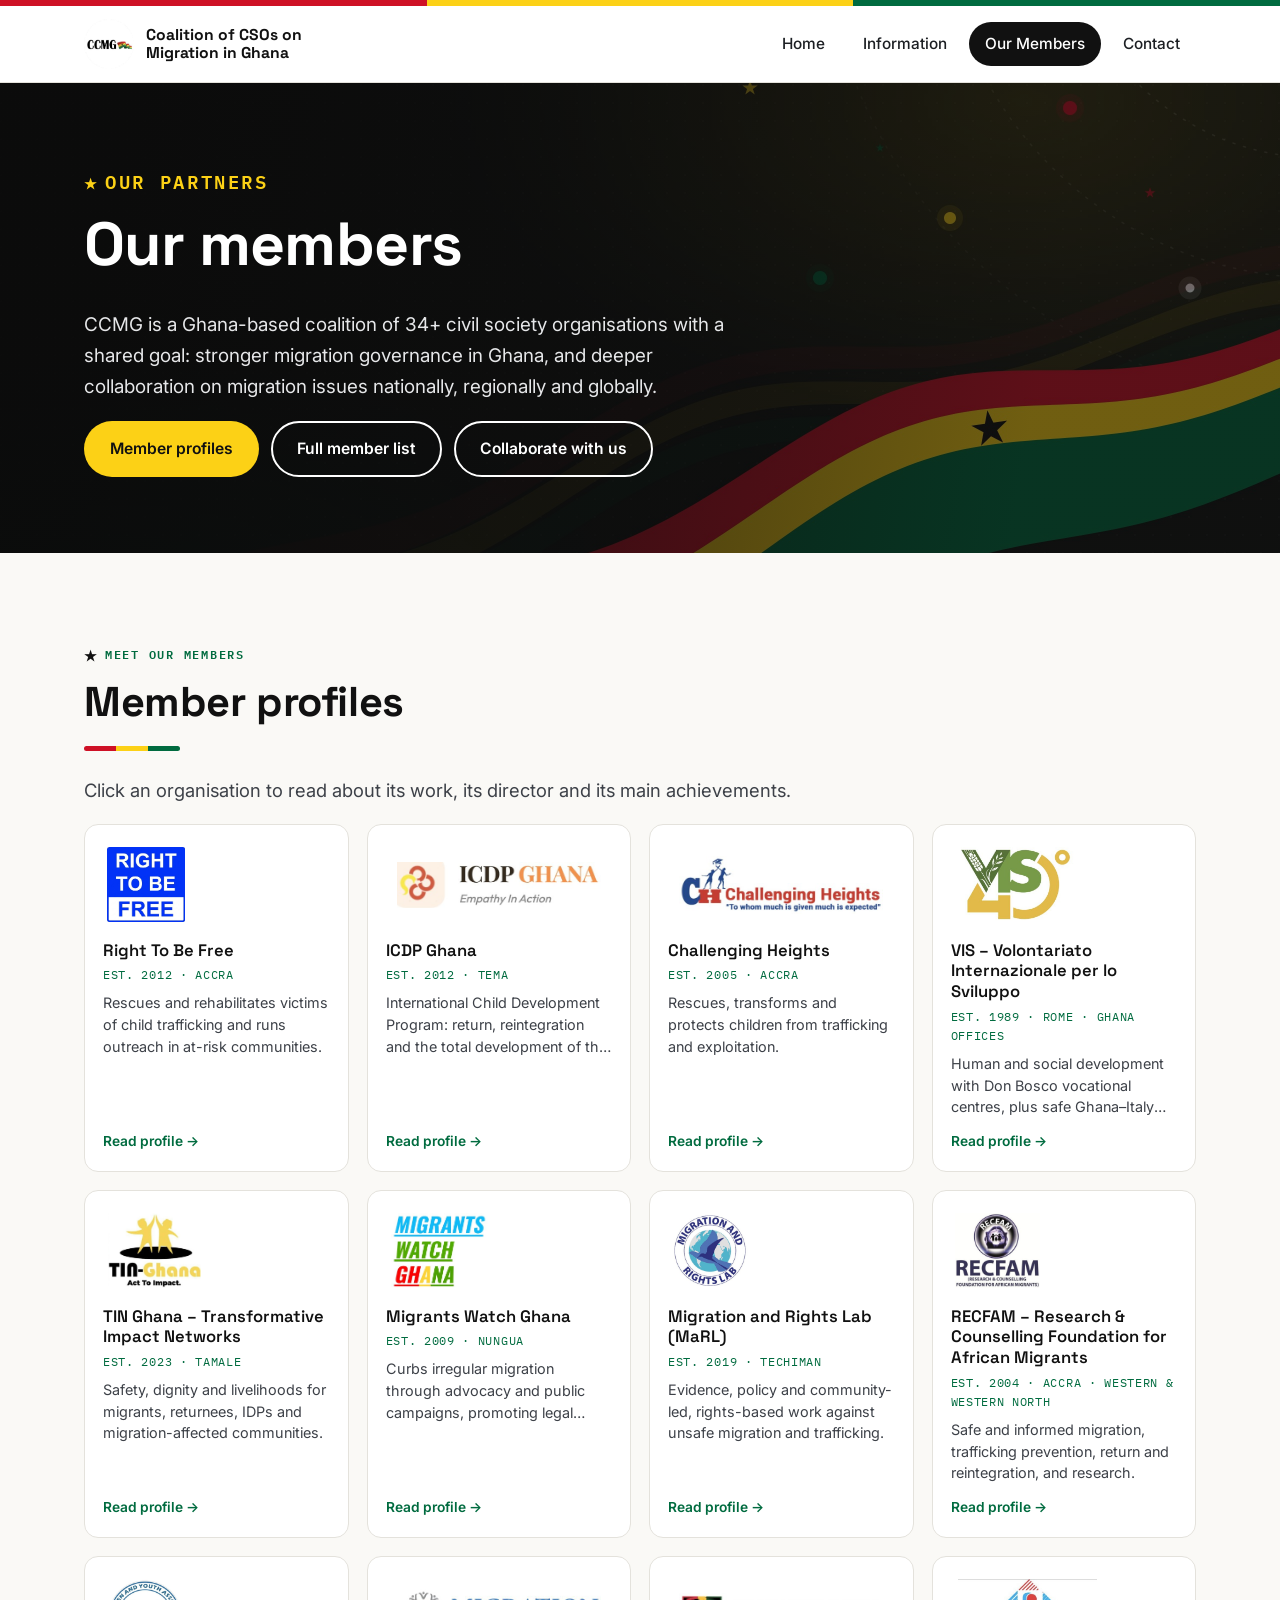
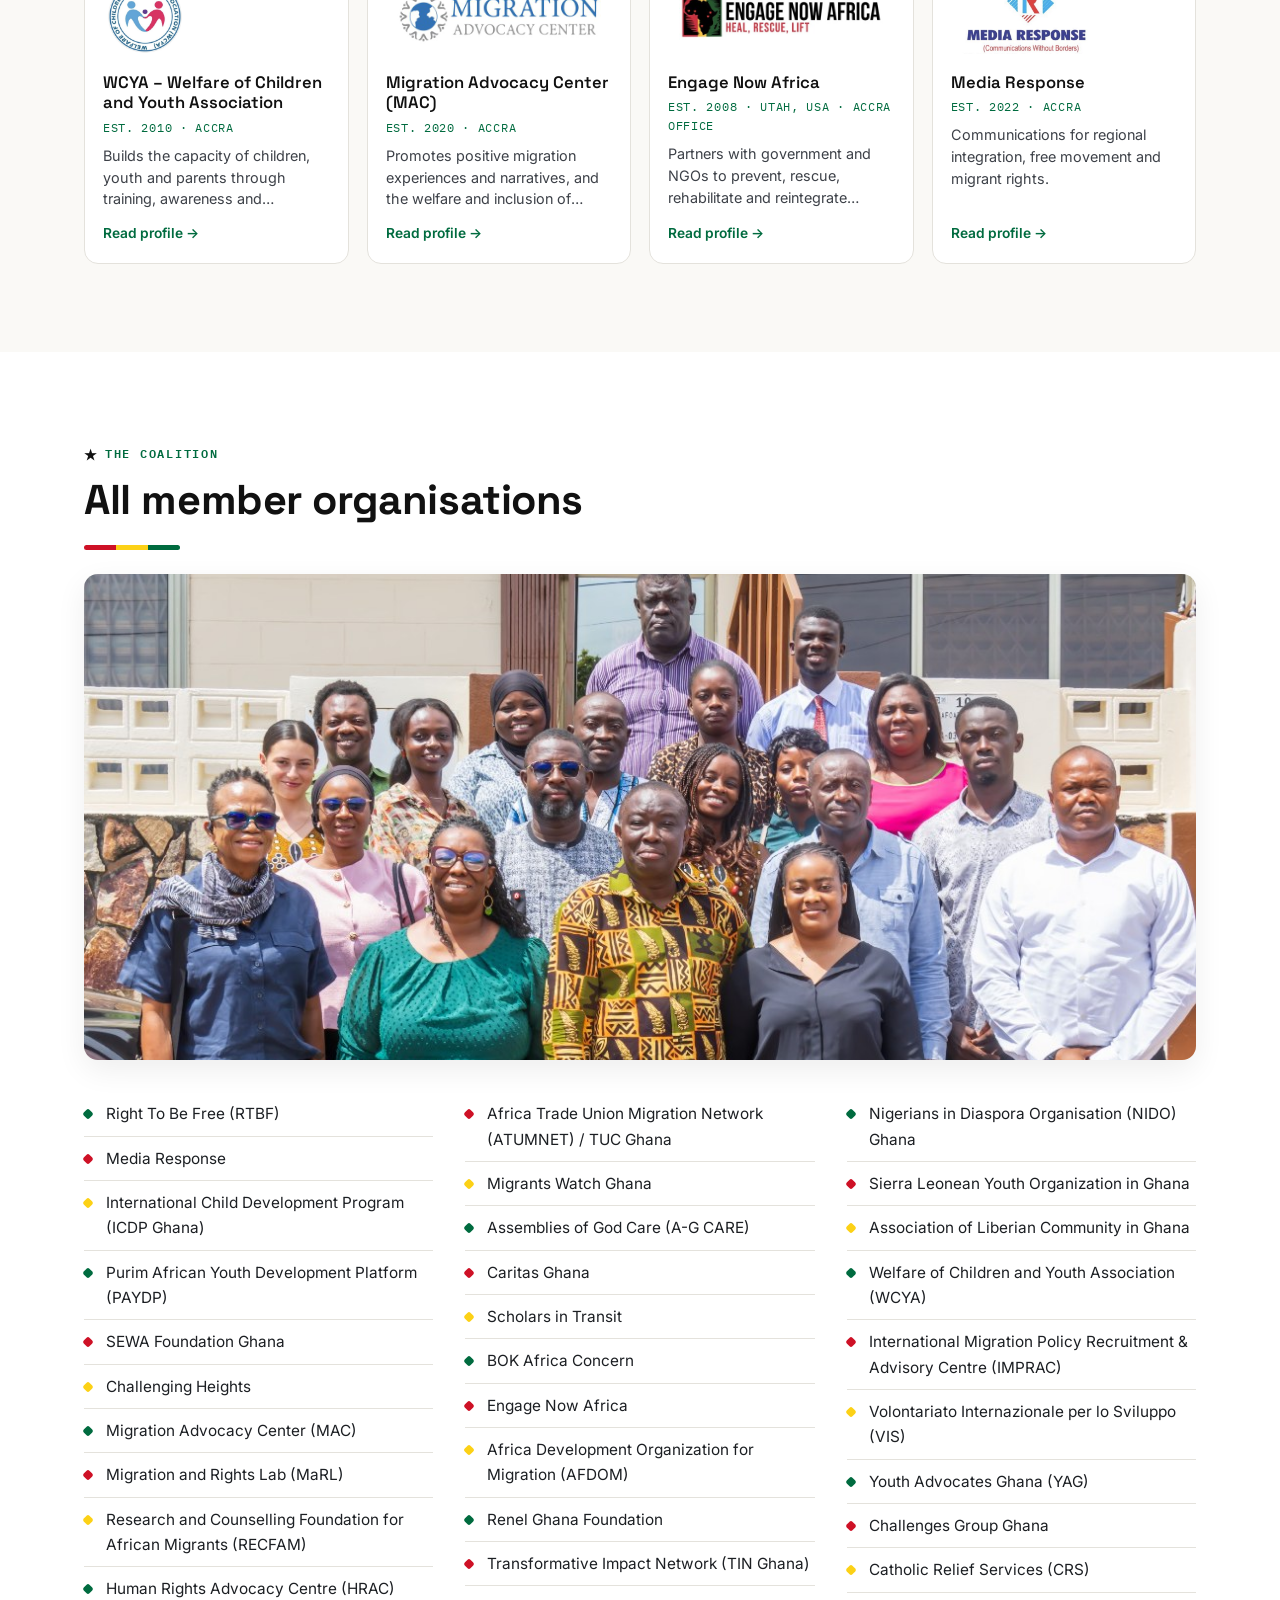
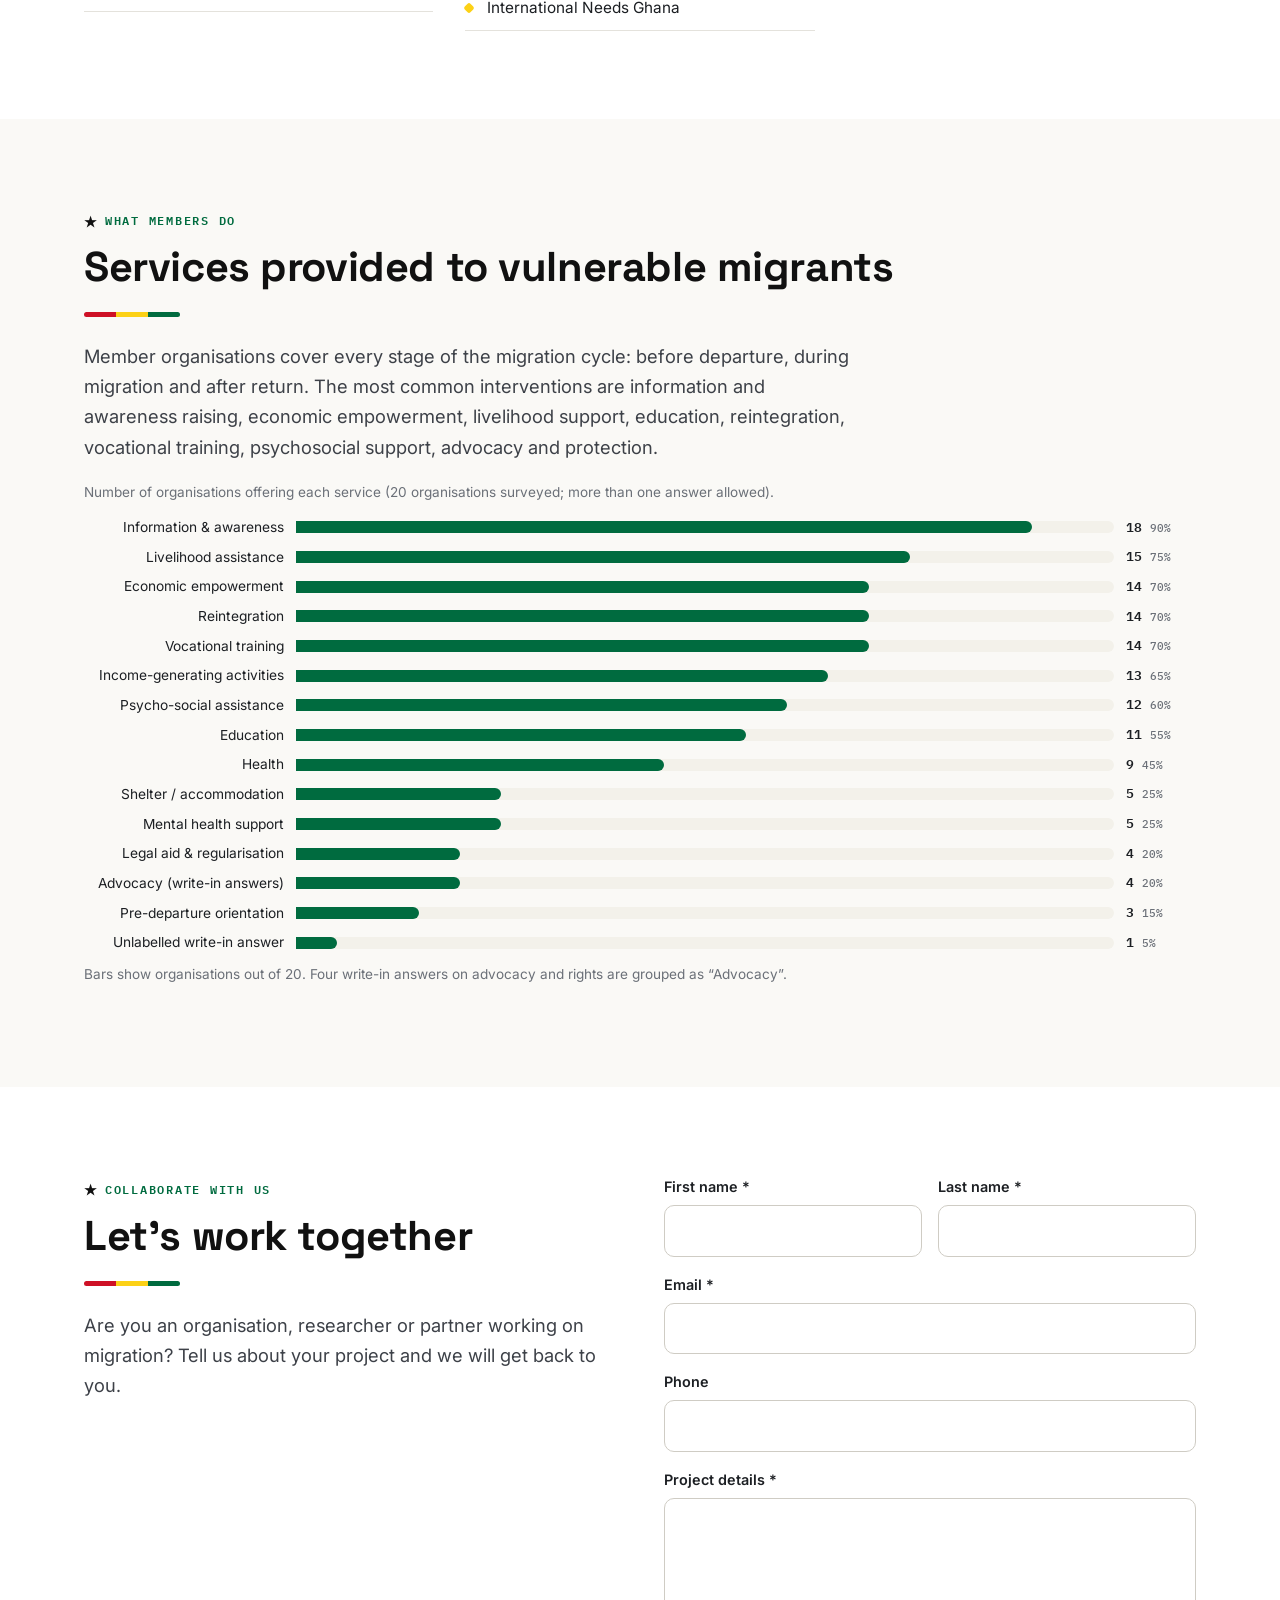
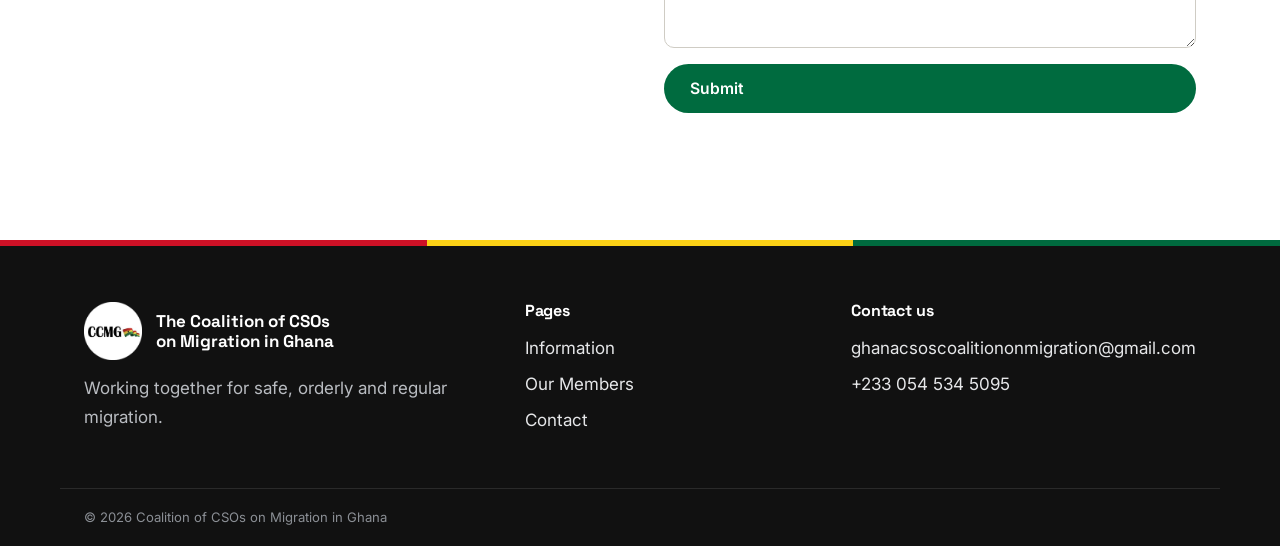
<file: members.html>
<!doctype html>
<html lang="en">
<head>
  <meta charset="utf-8">
  <meta name="viewport" content="width=device-width, initial-scale=1">
  <title>Our Members | CCMG</title>
  <meta name="description" content="The member organisations of the Coalition of CSOs on Migration in Ghana: profiles, services and how to collaborate.">
  <link rel="icon" href="favicon.png">
  <link rel="preconnect" href="https://fonts.googleapis.com">
  <link rel="preconnect" href="https://fonts.gstatic.com" crossorigin>
  <link href="https://fonts.googleapis.com/css2?family=Inter:wght@400;500;600&family=Space+Grotesk:wght@500;600;700&family=IBM+Plex+Mono:wght@500;600&display=swap" rel="stylesheet">
  <link rel="stylesheet" href="site.css">
  <!-- If a photo is not yet in the images folder, load it from the old Squarespace address instead -->
  <script>document.addEventListener("error",function(e){var t=e.target;if(t.tagName!=="IMG")return;if(t.dataset.cdn&&!t.dataset.tried){t.dataset.tried="1";t.src=t.dataset.cdn;}else{var f=t.closest("figure")||t;f.style.display="none";}},true);</script>
</head>
<body>
  <div class="flag-stripe"></div>
  <header class="site-header">
    <nav class="wrap nav" aria-label="Main">
      <a class="brand" href="index.html"><img src="ccmg-logo.png" alt="CCMG logo"><span>Coalition of CSOs on Migration in Ghana</span></a>
      <button class="nav-toggle" aria-label="Open menu" aria-expanded="false"><span></span><span></span><span></span></button>
      <ul class="nav-links">
        <li><a href="index.html">Home</a></li>
        <li><a href="information.html">Information</a></li>
        <li><a href="members.html" aria-current="page">Our Members</a></li>
        <li><a href="contact.html">Contact</a></li>
      </ul>
    </nav>
  </header>

  <main>
    <section class="hero hero--short">
      <img class="hero__bg" src="ccmg-background-dark.jpg" alt="">
      <div class="wrap">
        <p class="eyebrow">Our partners</p>
        <h1>Our members</h1>
        <p>CCMG is a Ghana-based coalition of 34+ civil society organisations with a shared goal: stronger migration governance in Ghana, and deeper collaboration on migration issues nationally, regionally and globally.</p>
        <div class="btn-row">
          <a class="btn btn--gold" href="#profiles-section">Member profiles</a>
          <a class="btn btn--ghost" href="#list">Full member list</a>
          <a class="btn btn--ghost" href="#collaborate">Collaborate with us</a>
        </div>
      </div>
    </section>

    <!-- ===== MEMBER PROFILES (edit js/members.js) ===== -->
    <section class="section" id="profiles-section">
      <div class="wrap">
        <p class="eyebrow">Meet our members</p>
        <h2>Member profiles</h2>
        <div class="flag-rule"><span></span><span></span><span></span></div>
        <p class="lead">Click an organisation to read about its work, its director and its main achievements.</p>
        <div class="profiles" id="profiles"></div>
      </div>
    </section>
    <dialog id="profile-dialog" class="profile-dialog"></dialog>

    <!-- ===== FULL LIST ===== -->
    <section class="section section--white" id="list">
      <div class="wrap">
        <p class="eyebrow">The coalition</p>
        <h2>All member organisations</h2>
        <div class="flag-rule"><span></span><span></span><span></span></div>
        <div class="photo" style="aspect-ratio:16/7;margin-bottom:32px">
          <img src="members-group.jpg" alt="Representatives of CCMG member organisations" loading="lazy" style="object-position:center 15%">
        </div>
        <ul class="member-list">
          <li>Right To Be Free (RTBF)</li>
          <li>Media Response</li>
          <li>International Child Development Program (ICDP Ghana)</li>
          <li>Purim African Youth Development Platform (PAYDP)</li>
          <li>SEWA Foundation Ghana</li>
          <li>Challenging Heights</li>
          <li>Migration Advocacy Center (MAC)</li>
          <li>Migration and Rights Lab (MaRL)</li>
          <li>Research and Counselling Foundation for African Migrants (RECFAM)</li>
          <li>Human Rights Advocacy Centre (HRAC)</li>
          <li>Africa Trade Union Migration Network (ATUMNET) / TUC Ghana</li>
          <li>Migrants Watch Ghana</li>
          <li>Assemblies of God Care (A-G CARE)</li>
          <li>Caritas Ghana</li>
          <li>Scholars in Transit</li>
          <li>BOK Africa Concern</li>
          <li>Engage Now Africa</li>
          <li>Africa Development Organization for Migration (AFDOM)</li>
          <li>Renel Ghana Foundation</li>
          <li>Transformative Impact Network (TIN Ghana)</li>
          <li>International Needs Ghana</li>
          <li>Nigerians in Diaspora Organisation (NIDO) Ghana</li>
          <li>Sierra Leonean Youth Organization in Ghana</li>
          <li>Association of Liberian Community in Ghana</li>
          <li>Welfare of Children and Youth Association (WCYA)</li>
          <li>International Migration Policy Recruitment &amp; Advisory Centre (IMPRAC)</li>
          <li>Volontariato Internazionale per lo Sviluppo (VIS)</li>
          <li>Youth Advocates Ghana (YAG)</li>
          <li>Challenges Group Ghana</li>
          <li>Catholic Relief Services (CRS)</li>
        </ul>
      </div>
    </section>

    <!-- ===== SERVICES ===== -->
    <section class="section" id="services">
      <div class="wrap">
        <p class="eyebrow">What members do</p>
        <h2>Services provided to vulnerable migrants</h2>
        <div class="flag-rule"><span></span><span></span><span></span></div>
        <p class="lead">Member organisations cover every stage of the migration cycle: before departure, during migration and after return. The most common interventions are information and awareness raising, economic empowerment, livelihood support, education, reintegration, vocational training, psychosocial support, advocacy and protection.</p>
        <p class="form-note">Number of organisations offering each service (20 organisations surveyed; more than one answer allowed).</p>
        <ul class="bars">
          <li><span class="lab">Information &amp; awareness</span><span class="track"><span class="bar" style="width:90%"></span></span><span class="val">18 <small>90%</small></span></li>
          <li><span class="lab">Livelihood assistance</span><span class="track"><span class="bar" style="width:75%"></span></span><span class="val">15 <small>75%</small></span></li>
          <li><span class="lab">Economic empowerment</span><span class="track"><span class="bar" style="width:70%"></span></span><span class="val">14 <small>70%</small></span></li>
          <li><span class="lab">Reintegration</span><span class="track"><span class="bar" style="width:70%"></span></span><span class="val">14 <small>70%</small></span></li>
          <li><span class="lab">Vocational training</span><span class="track"><span class="bar" style="width:70%"></span></span><span class="val">14 <small>70%</small></span></li>
          <li><span class="lab">Income-generating activities</span><span class="track"><span class="bar" style="width:65%"></span></span><span class="val">13 <small>65%</small></span></li>
          <li><span class="lab">Psycho-social assistance</span><span class="track"><span class="bar" style="width:60%"></span></span><span class="val">12 <small>60%</small></span></li>
          <li><span class="lab">Education</span><span class="track"><span class="bar" style="width:55%"></span></span><span class="val">11 <small>55%</small></span></li>
          <li><span class="lab">Health</span><span class="track"><span class="bar" style="width:45%"></span></span><span class="val">9 <small>45%</small></span></li>
          <li><span class="lab">Shelter / accommodation</span><span class="track"><span class="bar" style="width:25%"></span></span><span class="val">5 <small>25%</small></span></li>
          <li><span class="lab">Mental health support</span><span class="track"><span class="bar" style="width:25%"></span></span><span class="val">5 <small>25%</small></span></li>
          <li><span class="lab">Legal aid &amp; regularisation</span><span class="track"><span class="bar" style="width:20%"></span></span><span class="val">4 <small>20%</small></span></li>
          <li><span class="lab">Advocacy (write-in answers)</span><span class="track"><span class="bar" style="width:20%"></span></span><span class="val">4 <small>20%</small></span></li>
          <li><span class="lab">Pre-departure orientation</span><span class="track"><span class="bar" style="width:15%"></span></span><span class="val">3 <small>15%</small></span></li>
          <li><span class="lab">Unlabelled write-in answer</span><span class="track"><span class="bar" style="width:5%"></span></span><span class="val">1 <small>5%</small></span></li>
        </ul>
        <p class="form-note">Bars show organisations out of 20. Four write-in answers on advocacy and rights are grouped as “Advocacy”.</p>
      </div>
    </section>

    <!-- ===== COLLABORATE ===== -->
    <section class="section section--white" id="collaborate">
      <div class="wrap split" style="align-items:start">
        <div>
          <p class="eyebrow">Collaborate with us</p>
          <h2>Let’s work together</h2>
          <div class="flag-rule"><span></span><span></span><span></span></div>
          <p class="lead">Are you an organisation, researcher or partner working on migration? Tell us about your project and we will get back to you.</p>
        </div>
        <form class="form" data-form="collaborate" data-subject="Collaboration request from the CCMG website">
          <div class="row">
            <label>First name *<input name="first_name" required autocomplete="given-name"></label>
            <label>Last name *<input name="last_name" required autocomplete="family-name"></label>
          </div>
          <label>Email *<input type="email" name="email" required autocomplete="email"></label>
          <label>Phone<input type="tel" name="phone" autocomplete="tel"></label>
          <label>Project details *<textarea name="project_details" rows="5" required></textarea></label>
          <button class="btn btn--primary" type="submit">Submit</button>
          <p class="form-status" role="status"></p>
        </form>
      </div>
    </section>
  </main>

  <footer class="site-footer">
    <div class="flag-stripe"></div>
    <div class="wrap">
      <div>
        <div class="foot-brand"><img src="ccmg-logo.png" alt=""><strong>The Coalition of CSOs<br>on Migration in Ghana</strong></div>
        <p>Working together for safe, orderly and regular migration.</p>
      </div>
      <div>
        <h4>Pages</h4>
        <ul>
          <li><a href="information.html">Information</a></li>
          <li><a href="members.html">Our Members</a></li>
          <li><a href="contact.html">Contact</a></li>
        </ul>
      </div>
      <div>
        <h4>Contact us</h4>
        <ul>
          <li><a href="mailto:ghanacsoscoalitiononmigration@gmail.com">ghanacsoscoalitiononmigration@gmail.com</a></li>
          <li><a href="tel:+233545345095">+233 054 534 5095</a></li>
        </ul>
      </div>
    </div>
    <div class="wrap foot-bottom">© <span id="year"></span> Coalition of CSOs on Migration in Ghana</div>
  </footer>

  <script src="config.js"></script>
  <script src="members.js"></script>
  <script src="main.js"></script>
</body>
</html>
</file>
<file: site.css>
/* =============================================================
   CCMG website — shared styles
   Colours come from the CCMG logo: black wordmark + Ghana flag
   (red, gold, green, black star). Change them here only.
   ============================================================= */
:root {
  --red:   #CE1126;
  --gold:  #FCD116;
  --gold-text: #8A6D00;      /* darker gold that is readable as text */
  --green: #006B3F;
  --green-dark: #00502F;
  --black: #111111;
  --ink:   #1C1F23;
  --body:  #3D4148;
  --muted: #6B7078;
  --line:  #E4E2DC;
  --paper: #FAF9F6;
  --cream: #F3F1EA;
  --white: #FFFFFF;
  --radius: 14px;
  --shadow: 0 10px 30px rgba(17,17,17,.07);
  --max: 1160px;
  --head: "Space Grotesk", system-ui, sans-serif;
  --sans: "Inter", system-ui, -apple-system, "Segoe UI", sans-serif;
  --mono: "IBM Plex Mono", ui-monospace, Menlo, monospace;
}

* { box-sizing: border-box; }
html { scroll-behavior: smooth; scroll-padding-top: 90px; }
body {
  margin: 0; background: var(--paper); color: var(--body);
  font-family: var(--sans); font-size: 17px; line-height: 1.65;
  -webkit-font-smoothing: antialiased;
}
img { max-width: 100%; display: block; }
a { color: var(--green); }
a:hover { color: var(--red); }
h1, h2, h3, h4 { font-family: var(--head); color: var(--black); line-height: 1.12; margin: 0 0 .5em; letter-spacing: -.01em; }
h1 { font-size: clamp(2.2rem, 5vw, 3.8rem); font-weight: 700; }
h2 { font-size: clamp(1.7rem, 3.4vw, 2.6rem); font-weight: 700; }
h3 { font-size: 1.3rem; font-weight: 600; }
p { margin: 0 0 1em; }

.wrap { max-width: var(--max); margin: 0 auto; padding: 0 24px; }
.section { padding: 88px 0; }
.section--tight { padding: 56px 0; }
.section--cream { background: var(--cream); }
.section--white { background: var(--white); }
.section--dark { background: var(--black); color: #D9DBDE; }
.section--dark h2, .section--dark h3 { color: var(--white); }

/* Flag stripe used across the site */
.flag-stripe { height: 6px; background: linear-gradient(90deg, var(--red) 0 33.33%, var(--gold) 33.33% 66.66%, var(--green) 66.66%); }
.flag-rule { display: flex; width: 96px; height: 5px; border-radius: 3px; overflow: hidden; margin: 0 0 24px; }
.flag-rule span { flex: 1; }
.flag-rule span:nth-child(1) { background: var(--red); }
.flag-rule span:nth-child(2) { background: var(--gold); }
.flag-rule span:nth-child(3) { background: var(--green); }

.eyebrow {
  display: inline-flex; align-items: center; gap: 8px;
  font-family: var(--mono); font-size: .78rem; font-weight: 600;
  letter-spacing: .14em; text-transform: uppercase; color: var(--green); margin: 0 0 12px;
}
.eyebrow::before { content: "★"; color: var(--black); font-size: .9rem; letter-spacing: 0; }
.section--dark .eyebrow { color: var(--gold); }
.section--dark .eyebrow::before { color: var(--gold); }
.lead { font-size: 1.15rem; max-width: 64ch; }

/* ---------- Header ---------- */
.site-header { position: sticky; top: 0; z-index: 50; background: rgba(255,255,255,.94); backdrop-filter: blur(10px); border-bottom: 1px solid var(--line); }
.nav { display: flex; align-items: center; justify-content: space-between; height: 76px; }
.brand { display: flex; align-items: center; gap: 12px; text-decoration: none; color: var(--black); }
.brand img { width: 50px; height: 50px; }
.brand span { font-family: var(--head); font-weight: 700; font-size: .98rem; line-height: 1.15; max-width: 230px; }
.nav-links { display: flex; gap: 6px; list-style: none; margin: 0; padding: 0; }
.nav-links a {
  display: block; padding: 9px 16px; border-radius: 999px; text-decoration: none;
  font-weight: 500; font-size: .96rem; color: var(--ink);
}
.nav-links a:hover { background: var(--cream); color: var(--black); }
.nav-links a[aria-current="page"] { background: var(--black); color: var(--white); }
.nav-toggle { display: none; background: none; border: 0; padding: 10px; cursor: pointer; }
.nav-toggle span { display: block; width: 24px; height: 2px; background: var(--black); margin: 5px 0; transition: .2s; }

/* ---------- Buttons ---------- */
.btn {
  display: inline-flex; align-items: center; gap: 8px; padding: 13px 24px; border-radius: 999px;
  font-weight: 600; font-size: .98rem; text-decoration: none; border: 2px solid transparent;
  cursor: pointer; transition: transform .15s, background .15s, color .15s; font-family: var(--sans);
}
.btn:hover { transform: translateY(-1px); }
.btn--primary { background: var(--green); color: var(--white); }
.btn--primary:hover { background: var(--green-dark); color: var(--white); }
.btn--gold { background: var(--gold); color: var(--black); }
.btn--gold:hover { background: #ffdc3d; color: var(--black); }
.btn--ghost { border-color: currentColor; color: var(--white); background: transparent; }
.btn--ghost:hover { background: var(--white); color: var(--black); }
.btn--outline { border-color: var(--black); color: var(--black); background: transparent; }
.btn--outline:hover { background: var(--black); color: var(--white); }
.btn-row { display: flex; flex-wrap: wrap; gap: 12px; }

/* ---------- Hero ---------- */
.hero { position: relative; color: var(--white); overflow: hidden; background: var(--black); }
.hero__bg { position: absolute; inset: 0; width: 100%; height: 100%; object-fit: cover; opacity: .55; }
.hero::after { content: ""; position: absolute; inset: 0; background: linear-gradient(100deg, rgba(10,10,10,.85) 10%, rgba(10,10,10,.25) 80%); }
.hero .wrap { position: relative; z-index: 1; padding-top: 120px; padding-bottom: 110px; }
.hero h1 { color: var(--white); max-width: 16ch; }
.hero p { font-size: 1.18rem; max-width: 56ch; color: #E6E7E9; }
.hero .eyebrow { color: var(--gold); }
.hero .eyebrow::before { color: var(--gold); }
.hero--short .wrap { padding-top: 84px; padding-bottom: 76px; }

/* ---------- Generic layout ---------- */
.split { display: grid; grid-template-columns: 1.05fr 1fr; gap: 56px; align-items: center; }
.split--top { align-items: start; }
.photo { border-radius: var(--radius); overflow: hidden; aspect-ratio: 4 / 3; background: var(--cream); box-shadow: var(--shadow); }
.photo img { width: 100%; height: 100%; object-fit: cover; }
.grid-3 { display: grid; grid-template-columns: repeat(3, 1fr); gap: 24px; }
.grid-2 { display: grid; grid-template-columns: repeat(2, 1fr); gap: 24px; }

.card {
  position: relative; background: var(--white); border: 1px solid var(--line);
  border-radius: var(--radius); padding: 30px 28px; overflow: hidden;
}
.card::before { content: ""; position: absolute; left: 0; right: 0; top: 0; height: 5px; background: var(--accent, var(--green)); }
.card--red { --accent: var(--red); }
.card--gold { --accent: var(--gold); }
.card--green { --accent: var(--green); }
.card--black { --accent: var(--black); }
.card h3 { margin-top: 4px; }
.card p:last-child { margin-bottom: 0; }

.statement { font-family: var(--head); font-size: clamp(1.3rem, 2.4vw, 1.7rem); line-height: 1.35; color: var(--black); font-weight: 500; margin: 0; }

/* Event / news card with image on top */
.story { background: var(--white); border: 1px solid var(--line); border-radius: var(--radius); overflow: hidden; display: flex; flex-direction: column; }
.story__img { aspect-ratio: 16 / 10; background: var(--cream); }
.story__img img { width: 100%; height: 100%; object-fit: cover; }
.story__body { padding: 26px 26px 28px; display: flex; flex-direction: column; flex: 1; }
.story__body .tag { font-family: var(--mono); font-size: .75rem; letter-spacing: .1em; text-transform: uppercase; color: var(--red); font-weight: 600; margin-bottom: 8px; }
.story__body .more { margin-top: auto; font-weight: 600; text-decoration: none; }

/* ---------- Map ---------- */
.map-app { display: grid; grid-template-columns: 340px 1fr; height: 600px; border: 1px solid var(--line); border-radius: var(--radius); overflow: hidden; background: var(--white); box-shadow: var(--shadow); }
.map-side { display: flex; flex-direction: column; border-right: 1px solid var(--line); min-height: 0; }
.map-controls { padding: 14px; border-bottom: 1px solid var(--line); display: grid; gap: 10px; }
.map-controls input { width: 100%; padding: 10px 14px; border: 1px solid var(--line); border-radius: 999px; font: inherit; font-size: .92rem; }
.legend { display: flex; flex-wrap: wrap; gap: 6px; }
.legend button { display: inline-flex; align-items: center; gap: 6px; font: inherit; font-size: .76rem; padding: 4px 10px; border: 1px solid var(--line); border-radius: 999px; background: var(--white); cursor: pointer; }
.legend button[aria-pressed="false"] { opacity: .4; }
.dot { width: 10px; height: 10px; border-radius: 50%; display: inline-block; flex-shrink: 0; }
#org-list { list-style: none; margin: 0; padding: 0; overflow-y: auto; flex: 1; }
#org-list li { padding: 10px 14px; border-bottom: 1px solid var(--line); cursor: pointer; display: flex; gap: 10px; }
#org-list li:hover, #org-list li.active { background: var(--cream); }
#org-list .dot { margin-top: 6px; }
#org-list .name { font-weight: 600; font-size: .88rem; color: var(--ink); line-height: 1.3; }
#org-list .place { font-size: .78rem; color: var(--muted); }
.map-count { padding: 8px 14px; font-size: .76rem; color: var(--muted); border-top: 1px solid var(--line); }
#map { min-height: 0; }
.popup h4 { margin: 0 0 4px; font-size: .95rem; }
.popup p { margin: 3px 0; font-size: .82rem; }
.popup .tag { display: inline-block; font-size: .7rem; padding: 2px 8px; border-radius: 999px; color: #fff; margin-top: 4px; }

/* ---------- Newsletter ---------- */
.newsletter { display: grid; grid-template-columns: 1fr 1fr; gap: 40px; align-items: center; }
.inline-form { display: flex; gap: 10px; flex-wrap: wrap; }
.inline-form input { flex: 1; min-width: 220px; padding: 14px 20px; border-radius: 999px; border: 1px solid #444; background: #1d1d1d; color: #fff; font: inherit; }
.form-note { font-size: .85rem; color: var(--muted); margin-top: 10px; }
.section--dark .form-note { color: #9a9ea4; }

/* ---------- Forms ---------- */
.form { display: grid; gap: 16px; }
.form .row { display: grid; grid-template-columns: 1fr 1fr; gap: 16px; }
.form label { display: grid; gap: 6px; font-weight: 600; font-size: .9rem; color: var(--ink); }
.form input, .form textarea {
  font: inherit; font-weight: 400; padding: 13px 16px; border: 1px solid #CFCCC4; border-radius: 10px; background: var(--white); color: var(--ink);
}
.form textarea { min-height: 150px; resize: vertical; }
.form input:focus, .form textarea:focus, .inline-form input:focus { outline: 3px solid rgba(0,107,63,.25); border-color: var(--green); }
.form-status { font-weight: 600; min-height: 1.4em; margin: 0; }
.form-status.ok { color: var(--green); }
.form-status.err { color: var(--red); }

/* ---------- Helpline ---------- */
.helpline { position: relative; background: var(--black); color: #fff; border-radius: var(--radius); padding: 40px 40px 34px; overflow: hidden; }
.helpline::before { content: ""; position: absolute; inset: 0 0 auto 0; height: 8px; background: linear-gradient(90deg, var(--red) 0 33.33%, var(--gold) 33.33% 66.66%, var(--green) 66.66%); }
.helpline h2 { color: #fff; display: flex; align-items: center; gap: 12px; font-size: 1.8rem; }
.helpline .star { width: 36px; height: 36px; border-radius: 8px; background: var(--gold); color: var(--black); display: grid; place-items: center; font-size: 1.2rem; }
.helpline ul { list-style: none; padding: 0; margin: 24px 0 0; display: grid; grid-template-columns: repeat(3, 1fr); gap: 28px; }
.helpline li { border-left: 4px solid var(--bar); padding-left: 18px; }
.helpline li:nth-child(1) { --bar: var(--red); }
.helpline li:nth-child(2) { --bar: var(--gold); }
.helpline li:nth-child(3) { --bar: var(--green); }
.helpline .label { display: block; font-size: .85rem; letter-spacing: .05em; text-transform: uppercase; color: rgba(255,255,255,.75); margin-bottom: 8px; }
.helpline .number { font-family: var(--mono); font-size: 1.4rem; font-weight: 600; color: #fff; text-decoration: none; }
.helpline a.number:hover { color: var(--gold); }

/* ---------- Timeline (projects) ---------- */
.timeline { list-style: none; margin: 40px 0 0; padding: 0; position: relative; }
.timeline::before { content: ""; position: absolute; left: 9px; top: 10px; bottom: 10px; width: 3px; border-radius: 3px; background: linear-gradient(var(--red), var(--gold) 50%, var(--green)); }
.event { position: relative; padding-left: 52px; }
.event + .event { margin-top: 56px; }
.event::before { content: ""; position: absolute; left: 0; top: 4px; width: 21px; height: 21px; border-radius: 50%; background: #fff; border: 5px solid var(--dot); box-shadow: 0 0 0 4px var(--paper); }
.event:nth-child(3n+1) { --dot: var(--red);   --date: var(--red); }
.event:nth-child(3n+2) { --dot: var(--gold);  --date: var(--gold-text); }
.event:nth-child(3n+3) { --dot: var(--green); --date: var(--green); }
.event .meta { font-family: var(--mono); font-size: .8rem; font-weight: 600; letter-spacing: .1em; text-transform: uppercase; color: var(--date); margin-bottom: 6px; }
.event p { max-width: 66ch; }
.photos { display: grid; grid-template-columns: repeat(2, 1fr); gap: 14px; margin-top: 18px; }
.photos figure { margin: 0; overflow: hidden; border-radius: 10px; aspect-ratio: 3 / 2; background: var(--cream); }
.photos img { width: 100%; height: 100%; object-fit: cover; transition: transform .4s; }
.photos figure:hover img { transform: scale(1.03); }

/* ---------- Check lists (safety tips) ---------- */
.ticks { list-style: none; padding: 0; margin: 0; display: grid; gap: 10px; }
.ticks li { position: relative; padding-left: 30px; }
.ticks li::before { content: ""; position: absolute; left: 0; top: .5em; width: 14px; height: 14px; border-radius: 50%; background: var(--accent, var(--green)); }
.card--red .ticks li::before { background: var(--red); }
.card--gold .ticks li::before { background: var(--gold); }

/* ---------- Accordion (myths) ---------- */
.accordion { border-top: 1px solid var(--line); }
.accordion details { border-bottom: 1px solid var(--line); }
.accordion summary { list-style: none; cursor: pointer; padding: 22px 44px 22px 0; position: relative; font-family: var(--head); font-weight: 600; font-size: 1.15rem; color: var(--black); }
.accordion summary::-webkit-details-marker { display: none; }
.accordion summary::after { content: "+"; position: absolute; right: 6px; top: 50%; transform: translateY(-50%); font-size: 1.6rem; font-weight: 400; color: var(--green); transition: transform .2s; }
.accordion details[open] summary::after { transform: translateY(-50%) rotate(45deg); }
.accordion .answer { padding: 0 0 22px; }
.accordion blockquote { margin: 12px 0 0; padding: 12px 18px; border-left: 4px solid var(--gold); background: var(--cream); border-radius: 0 8px 8px 0; font-style: italic; }

/* ---------- Dates ---------- */
.dates { list-style: none; padding: 0; margin: 0; }
.dates li { display: flex; justify-content: space-between; gap: 16px; padding: 18px 0; border-bottom: 1px solid var(--line); }
.dates .what { font-weight: 600; color: var(--ink); }
.dates time { font-family: var(--mono); font-size: .9rem; color: var(--green); white-space: nowrap; }

/* ---------- Contact cards ---------- */
.contacts { list-style: none; margin: 18px 0 0; padding: 16px 0 0; border-top: 1px solid var(--line); display: grid; gap: 8px; }
.contacts a { font-weight: 600; text-decoration: none; word-break: break-all; }

/* ---------- Members list ---------- */
.member-list { columns: 3 240px; column-gap: 32px; list-style: none; padding: 0; margin: 0; }
.member-list li { break-inside: avoid; padding: 9px 0 9px 22px; position: relative; border-bottom: 1px solid var(--line); font-size: .96rem; color: var(--ink); }
.member-list li::before { content: ""; position: absolute; left: 0; top: 18px; width: 8px; height: 8px; border-radius: 2px; background: var(--green); transform: rotate(45deg); }
.member-list li:nth-child(3n+2)::before { background: var(--red); }
.member-list li:nth-child(3n)::before { background: var(--gold); }

/* ---------- Services chart ---------- */
.bars { list-style: none; margin: 0; padding: 0; display: grid; gap: 8px; }
.bars li { display: grid; grid-template-columns: 200px 1fr 70px; gap: 12px; align-items: center; }
.bars .lab { font-size: .86rem; color: var(--ink); text-align: right; line-height: 1.2; }
.bars .track { height: 12px; background: var(--cream); border-radius: 0 6px 6px 0; overflow: hidden; }
.bars .bar { display: block; height: 100%; background: var(--green); border-radius: 0 6px 6px 0; }
.bars .val { font-family: var(--mono); font-size: .82rem; font-weight: 600; color: var(--ink); }
.bars .val small { color: var(--muted); font-weight: 500; }

/* ---------- Member profiles (compact cards + popup) ---------- */
.profiles { display: grid; grid-template-columns: repeat(auto-fill, minmax(250px, 1fr)); gap: 18px; }
.profile {
  display: flex; flex-direction: column; text-align: left; background: var(--white); border: 1px solid var(--line);
  border-radius: var(--radius); padding: 18px; cursor: pointer; font: inherit; color: inherit;
  transition: box-shadow .2s, transform .2s, border-color .2s;
}
.profile:hover, .profile:focus-visible { box-shadow: var(--shadow); transform: translateY(-2px); border-color: #cfcabd; }
.profile__logo { height: 84px; display: grid; place-items: center; background: #fff; border-radius: 10px; margin-bottom: 14px; }
.profile__logo img { max-height: 84px; max-width: 90%; object-fit: contain; }
.profile__name { font-family: var(--head); font-weight: 600; font-size: 1.04rem; color: var(--black); line-height: 1.25; margin-bottom: 4px; }
.profile__meta { font-family: var(--mono); font-size: .72rem; letter-spacing: .06em; text-transform: uppercase; color: var(--green); margin-bottom: 8px; }
.profile__summary { font-size: .9rem; line-height: 1.5; color: var(--body); margin: 0 0 12px; display: -webkit-box; -webkit-line-clamp: 3; -webkit-box-orient: vertical; overflow: hidden; }
.profile__more { margin-top: auto; font-size: .86rem; font-weight: 600; color: var(--green); }

dialog.profile-dialog {
  width: min(760px, calc(100vw - 32px)); max-height: calc(100vh - 48px); border: 0; padding: 0;
  border-radius: 18px; box-shadow: 0 30px 80px rgba(0,0,0,.35); color: var(--body);
}
dialog.profile-dialog::backdrop { background: rgba(10,10,10,.6); backdrop-filter: blur(3px); }
.pd__top { position: relative; padding: 30px 32px 22px; border-bottom: 1px solid var(--line); display: flex; gap: 22px; align-items: center; }
.pd__top::before { content: ""; position: absolute; inset: 0 0 auto 0; height: 6px; background: linear-gradient(90deg, var(--red) 0 33.33%, var(--gold) 33.33% 66.66%, var(--green) 66.66%); }
.pd__logo { width: 120px; height: 80px; flex-shrink: 0; display: grid; place-items: center; }
.pd__logo img { max-width: 100%; max-height: 100%; object-fit: contain; }
.pd__top h3 { margin: 0 0 4px; font-size: 1.45rem; }
.pd__close { position: absolute; top: 14px; right: 14px; width: 38px; height: 38px; border-radius: 50%; border: 0; background: var(--cream); font-size: 1.3rem; cursor: pointer; line-height: 1; }
.pd__close:hover { background: var(--black); color: #fff; }
.pd__body { padding: 24px 32px 32px; display: grid; gap: 22px; }
.pd__body h4 { font-family: var(--mono); font-size: .76rem; letter-spacing: .12em; text-transform: uppercase; color: var(--green); margin: 0 0 8px; }
.pd__body p { margin: 0; font-size: .97rem; }
.director { display: flex; gap: 16px; align-items: flex-start; background: var(--cream); border-radius: 12px; padding: 16px; }
.director img, .director .initials { width: 64px; height: 64px; border-radius: 50%; object-fit: cover; flex-shrink: 0; }
.director .initials { display: grid; place-items: center; background: var(--green); color: #fff; font-family: var(--head); font-weight: 700; }
.director strong { color: var(--black); display: block; margin-bottom: 2px; }
.achieve { border-left: 4px solid var(--gold); padding-left: 16px; }

/* ---------- Footer ---------- */
.site-footer { background: var(--black); color: #B9BCC1; }
.site-footer .wrap { display: grid; grid-template-columns: 1.4fr 1fr 1fr; gap: 40px; padding-top: 56px; padding-bottom: 40px; }
.site-footer h4 { color: #fff; font-size: 1rem; margin-bottom: 14px; }
.site-footer a { color: #E6E7E9; text-decoration: none; }
.site-footer a:hover { color: var(--gold); }
.site-footer ul { list-style: none; padding: 0; margin: 0; display: grid; gap: 8px; }
.foot-brand { display: flex; gap: 14px; align-items: center; margin-bottom: 14px; }
.foot-brand img { width: 58px; height: 58px; }
.foot-brand strong { color: #fff; font-family: var(--head); line-height: 1.2; }
.site-footer .wrap.foot-bottom { display: block; border-top: 1px solid #2a2a2a; padding: 18px 24px; font-size: .82rem; color: #8b8f95; }

/* ---------- Responsive ---------- */
@media (max-width: 960px) {
  .split, .newsletter { grid-template-columns: 1fr; gap: 36px; }
  .grid-3 { grid-template-columns: 1fr 1fr; }
  .map-app { grid-template-columns: 1fr; height: auto; }
  .map-side { border-right: 0; border-top: 1px solid var(--line); order: 2; }
  #org-list { max-height: 320px; }
  #map { height: 420px; order: 1; }
  .site-footer .wrap { grid-template-columns: 1fr 1fr; }
}
@media (max-width: 760px) {
  body { font-size: 16px; }
  .section { padding: 64px 0; }
  .nav-toggle { display: block; }
  .nav-links { display: none; position: absolute; top: 76px; left: 0; right: 0; flex-direction: column; background: #fff; padding: 12px 16px 18px; border-bottom: 1px solid var(--line); }
  .nav-links.open { display: flex; }
  .brand span { display: none; }
  .grid-3, .grid-2, .form .row, .photos { grid-template-columns: 1fr; }
  .helpline { padding: 32px 22px 26px; }
  .helpline ul { grid-template-columns: 1fr; gap: 20px; }
  .bars li { grid-template-columns: 1fr 64px; gap: 3px 8px; }
  .bars .lab { grid-column: 1 / -1; text-align: left; }
  .pd__top { flex-direction: column; align-items: flex-start; padding: 26px 22px 18px; }
  .pd__body { padding: 20px 22px 26px; }
  .site-footer .wrap { grid-template-columns: 1fr; }
  .event { padding-left: 40px; }
}
@media (prefers-reduced-motion: reduce) { * { transition: none !important; scroll-behavior: auto !important; } }
</file>
